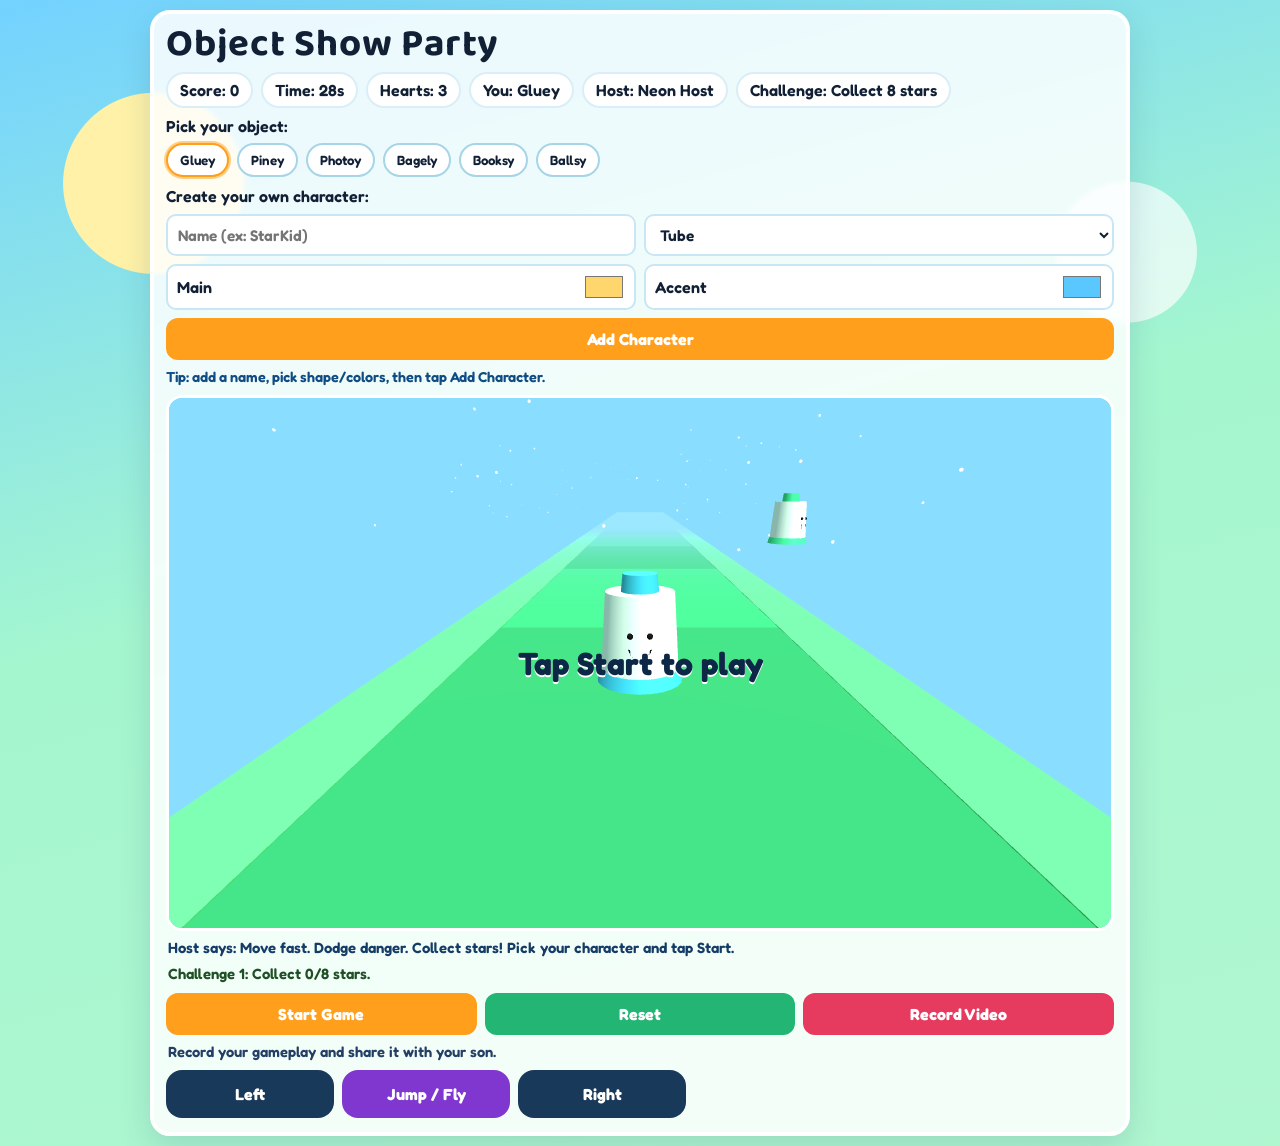
<file: object-show-party/index.html>
<!doctype html>
<html lang="en">
<head>
  <meta charset="utf-8" />
  <meta name="viewport" content="width=device-width, initial-scale=1, viewport-fit=cover" />
  <title>Object Show Party</title>
  <link rel="preconnect" href="https://fonts.googleapis.com">
  <link rel="preconnect" href="https://fonts.gstatic.com" crossorigin>
  <link href="https://fonts.googleapis.com/css2?family=Fredoka:wght@400;600;700&family=Baloo+2:wght@500;700&display=swap" rel="stylesheet">
  <link rel="stylesheet" href="style.css" />
</head>
<body>
  <main class="app-shell">
    <header class="hud">
      <h1>Object Show Party</h1>
      <div class="stats">
        <div class="chip">Score: <span id="score">0</span></div>
        <div class="chip">Time: <span id="time">90</span>s</div>
        <div class="chip">Hearts: <span id="hearts">3</span></div>
        <div class="chip">You: <span id="currentChar">Gluey</span></div>
        <div class="chip">Host: <span id="hostName">Cloud Host</span></div>
        <div class="chip">Challenge: <span id="challengeName">Collect Stars</span></div>
      </div>
    </header>

    <section class="character-picker" aria-label="Character picker">
      <p>Pick your object:</p>
      <div id="characterButtons" class="character-buttons"></div>
    </section>

    <section class="creator" aria-label="Create your character">
      <p>Create your own character:</p>
      <form id="creatorForm" class="creator-grid">
        <input id="customName" type="text" maxlength="20" placeholder="Name (ex: StarKid)" />
        <select id="customShape">
          <option value="tube">Tube</option>
          <option value="tree">Tree</option>
          <option value="frame">Frame</option>
          <option value="ring">Ring</option>
          <option value="book">Book</option>
          <option value="ball">Ball</option>
        </select>
        <label class="color-wrap">Main <input id="customMain" type="color" value="#ffd66e" /></label>
        <label class="color-wrap">Accent <input id="customAccent" type="color" value="#5ac8ff" /></label>
        <button id="addCharacterBtn" type="submit" class="big-btn creator-btn">Add Character</button>
      </form>
      <p id="creatorStatus" class="creator-status">Tip: add a name, pick shape/colors, then tap Add Character.</p>
    </section>

    <section class="arena-wrap">
      <canvas id="arena" width="960" height="540" aria-label="Game arena"></canvas>
      <div class="game-overlay" id="message">Tap Start to play</div>
    </section>
    <p id="hostLine" class="host-line">Host says: Pick your object, then press Start.</p>
    <p id="challengeInfo" class="challenge-info">Challenge 1: Collect 8 stars before time runs out.</p>

    <section class="actions">
      <button id="startBtn" class="big-btn">Start Game</button>
      <button id="resetBtn" class="big-btn secondary">Reset</button>
      <button id="recordBtn" class="big-btn record">Record Video</button>
    </section>
    <p id="recordStatus" class="record-status">Record your gameplay and share it with your son.</p>

    <section class="controls" aria-label="Touch controls">
      <button id="leftBtn" class="ctrl">Left</button>
      <button id="jumpBtn" class="ctrl jump">Jump / Fly</button>
      <button id="rightBtn" class="ctrl">Right</button>
    </section>
  </main>

  <script src="../vendor/three.min.js"></script>
  <script src="game.js?v=20260311d"></script>
</body>
</html>
</file>
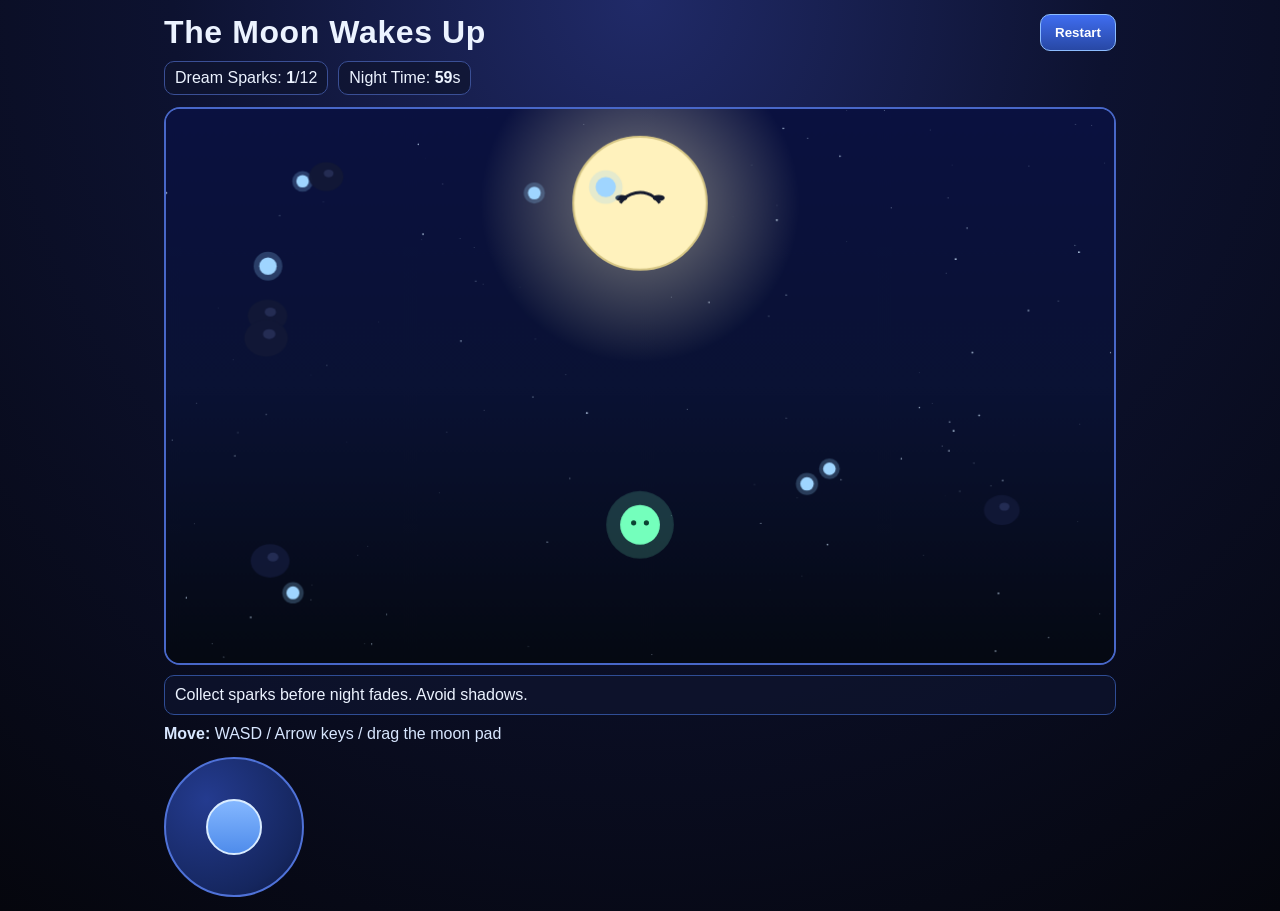
<file: the-moon-wakes-up/index.html>
<!doctype html>
<html lang="en">
  <head>
    <meta charset="UTF-8" />
    <meta name="viewport" content="width=device-width, initial-scale=1.0, maximum-scale=1.0, user-scalable=no, viewport-fit=cover" />
    <title>The Moon Wakes Up</title>
    <link rel="stylesheet" href="style.css" />
  </head>
  <body>
    <main class="game-wrap">
      <header class="topbar">
        <h1>The Moon Wakes Up</h1>
        <button id="restartBtn" type="button">Restart</button>
      </header>

      <section class="hud" aria-label="Game status">
        <p>Dream Sparks: <strong id="score">0</strong>/<span id="target">12</span></p>
        <p>Night Time: <strong id="time">60</strong>s</p>
      </section>

      <canvas id="game" aria-label="The Moon Wakes Up game area"></canvas>
      <p id="message" class="message">Collect sparks before night fades. Avoid shadows.</p>

      <section class="controls" aria-label="Controls">
        <p><strong>Move:</strong> WASD / Arrow keys / drag the moon pad</p>
      </section>

      <section class="touch-ui" aria-label="Touch controls">
        <div id="stickBase" class="stick-base">
          <div id="stickThumb" class="stick-thumb"></div>
        </div>
      </section>
    </main>

    <script src="game.js"></script>
  </body>
</html>
</file>
<file: object-show-party/style.css>
:root {
  --sky-1: #73d2ff;
  --sky-2: #a4f6cf;
  --floor: #2c8f56;
  --ink: #122036;
  --panel: #ffffffd9;
  --accent: #ff9f1c;
  --accent-2: #22b573;
}

* {
  box-sizing: border-box;
}

html,
body {
  margin: 0;
  min-height: 100%;
}

body {
  font-family: "Fredoka", system-ui, sans-serif;
  color: var(--ink);
  background:
    radial-gradient(circle at 12% 16%, #fff2a8 0 90px, transparent 91px),
    radial-gradient(circle at 88% 22%, #ffffffb0 0 70px, transparent 71px),
    linear-gradient(165deg, var(--sky-1) 0%, var(--sky-2) 45%, #b0f7d0 100%);
  display: grid;
  place-items: center;
  padding: 10px;
}

.app-shell {
  width: min(100%, 980px);
  background: var(--panel);
  backdrop-filter: blur(2px);
  border: 4px solid #ffffff;
  border-radius: 20px;
  box-shadow: 0 12px 32px #1d4b7029;
  padding: 10px 12px 14px;
}

.hud {
  display: grid;
  gap: 8px;
}

.hud h1 {
  margin: 2px 0 0;
  font-family: "Baloo 2", cursive;
  font-size: clamp(1.6rem, 5vw, 2.4rem);
  line-height: 1;
  letter-spacing: 0.02em;
}

.stats {
  display: flex;
  flex-wrap: wrap;
  gap: 8px;
}

.chip {
  background: #fff;
  border: 2px solid #d9eef7;
  border-radius: 999px;
  padding: 6px 12px;
  font-weight: 600;
}

.character-picker {
  margin-top: 8px;
  display: grid;
  gap: 7px;
}

.character-picker p,
.creator p {
  margin: 0;
  font-weight: 600;
}

.character-buttons {
  display: flex;
  flex-wrap: wrap;
  gap: 8px;
}

.char-btn {
  border: 2px solid #a6d5e8;
  background: #fff;
  color: var(--ink);
  border-radius: 999px;
  padding: 7px 12px;
  font-weight: 600;
  font-family: inherit;
}

.char-btn.active {
  border-color: var(--accent);
  box-shadow: 0 0 0 2px #ffcf86;
}

.creator {
  margin-top: 9px;
  display: grid;
  gap: 8px;
}

.creator-grid {
  display: grid;
  grid-template-columns: repeat(2, minmax(0, 1fr));
  gap: 8px;
}

.creator-grid input[type="text"],
.creator-grid select {
  width: 100%;
  border: 2px solid #c8e6f4;
  border-radius: 10px;
  background: #fff;
  min-height: 42px;
  font: 600 0.96rem "Fredoka", sans-serif;
  color: var(--ink);
  padding: 6px 10px;
}

.color-wrap {
  display: flex;
  align-items: center;
  justify-content: space-between;
  gap: 8px;
  border: 2px solid #c8e6f4;
  background: #fff;
  border-radius: 10px;
  padding: 6px 9px;
  min-height: 42px;
  font-weight: 600;
}

.color-wrap input[type="color"] {
  border: 0;
  width: 42px;
  height: 30px;
  background: transparent;
  padding: 0;
}

.creator-btn {
  grid-column: span 2;
  background: #006dc6;
}

.arena-wrap {
  margin-top: 10px;
  position: relative;
  border-radius: 16px;
  overflow: hidden;
  border: 3px solid #ffffff;
  background: #77d7ff;
}

#arena {
  width: 100%;
  aspect-ratio: 16 / 9;
  display: block;
}

.game-overlay {
  position: absolute;
  inset: 0;
  display: grid;
  place-items: center;
  padding: 10px;
  text-align: center;
  font-size: clamp(1.1rem, 3.8vw, 2rem);
  font-weight: 700;
  color: #0d2746;
  text-shadow: 0 2px 0 #fff;
  pointer-events: none;
}

.game-overlay.hide {
  opacity: 0;
}

.actions {
  margin-top: 10px;
  display: flex;
  gap: 8px;
}

.big-btn {
  flex: 1;
  border: 0;
  border-radius: 12px;
  padding: 11px;
  font-size: 1rem;
  font-weight: 700;
  font-family: inherit;
  background: var(--accent);
  color: #fff;
}

.big-btn.secondary {
  background: var(--accent-2);
}

.big-btn.record {
  background: #e63b5f;
}

.big-btn.record.active {
  background: #a30628;
}

.record-status {
  margin: 8px 2px 0;
  font-size: 0.92rem;
  font-weight: 600;
  color: #243f65;
}

.creator-status {
  margin: 2px 2px 0;
  font-size: 0.9rem;
  font-weight: 600;
  color: #0e4c83;
}

.host-line,
.challenge-info {
  margin: 8px 2px 0;
  font-size: 0.93rem;
  font-weight: 600;
  color: #153c66;
}

.challenge-info {
  color: #1f4f24;
}

.controls {
  margin-top: 10px;
  display: grid;
  grid-template-columns: 1fr 1fr 1fr;
  gap: 8px;
}

.ctrl {
  border: 0;
  border-radius: 16px;
  background: #19395a;
  color: #fff;
  font-family: inherit;
  font-size: 1rem;
  font-weight: 700;
  padding: 14px 8px;
  touch-action: manipulation;
}

.ctrl.jump {
  background: #7f37cf;
}

@media (min-width: 760px) {
  .controls {
    max-width: 520px;
  }
}

@media (max-width: 640px) {
  .actions {
    display: grid;
    grid-template-columns: 1fr;
  }

  .creator-grid {
    grid-template-columns: 1fr;
  }

  .creator-btn {
    grid-column: span 1;
  }
}
</file>
<file: the-moon-wakes-up/style.css>
:root {
  --bg-0: #05060d;
  --bg-1: #0d1230;
  --ink: #ecf3ff;
  --hud: rgba(15, 20, 46, 0.72);
  --accent: #88c3ff;
  --danger: #ff6f93;
  --ok: #74ffbc;
}

* {
  box-sizing: border-box;
}

body {
  margin: 0;
  min-height: 100vh;
  background: radial-gradient(circle at 50% 0%, #202a68 0%, var(--bg-1) 42%, var(--bg-0) 100%);
  color: var(--ink);
  font-family: "Trebuchet MS", "Avenir Next", sans-serif;
  touch-action: none;
  overscroll-behavior: none;
  -webkit-user-select: none;
  -webkit-touch-callout: none;
}

.game-wrap {
  width: min(980px, 100vw);
  margin: 0 auto;
  min-height: 100vh;
  padding: 14px;
}

.topbar {
  display: flex;
  align-items: center;
  justify-content: space-between;
  gap: 10px;
}

h1 {
  margin: 0;
  font-size: clamp(1.3rem, 4.5vw, 2rem);
  letter-spacing: 0.6px;
}

button {
  border: 1px solid #8cbcff;
  background: linear-gradient(180deg, #3f6df0 0%, #2848a5 100%);
  color: #fff;
  font-weight: 700;
  border-radius: 10px;
  padding: 10px 14px;
}

.hud {
  margin-top: 10px;
  display: flex;
  flex-wrap: wrap;
  gap: 10px;
}

.hud p {
  margin: 0;
  padding: 7px 10px;
  border-radius: 10px;
  background: var(--hud);
  border: 1px solid #3a4f95;
}

#game {
  margin-top: 12px;
  width: 100%;
  height: min(62vh, 560px);
  border-radius: 16px;
  border: 2px solid #4867c8;
  background: #060a1d;
  display: block;
}

.message {
  margin: 10px 0 0;
  padding: 10px;
  border-radius: 10px;
  background: var(--hud);
  border: 1px solid #2f4d95;
}

.message.win {
  border-color: #58d89f;
  color: var(--ok);
}

.message.lose {
  border-color: #ff6f93;
  color: #ffd0dc;
}

.controls {
  margin-top: 10px;
  color: #d8e7ff;
}

.controls p {
  margin: 0;
}

.touch-ui {
  margin-top: 14px;
  display: flex;
  justify-content: center;
}

.stick-base {
  width: 140px;
  height: 140px;
  border-radius: 50%;
  border: 2px solid #4f72d8;
  background: radial-gradient(circle at 30% 30%, #243b8f 0%, #15265e 72%, #0d173f 100%);
  position: relative;
  touch-action: none;
}

.stick-thumb {
  position: absolute;
  left: 50%;
  top: 50%;
  width: 56px;
  height: 56px;
  border-radius: 50%;
  background: linear-gradient(180deg, #84b7ff 0%, #4f8ceb 100%);
  transform: translate(-50%, -50%);
  border: 2px solid #d9ecff;
  pointer-events: none;
}

@media (min-width: 900px) {
  .touch-ui {
    justify-content: flex-start;
  }
}
</file>
